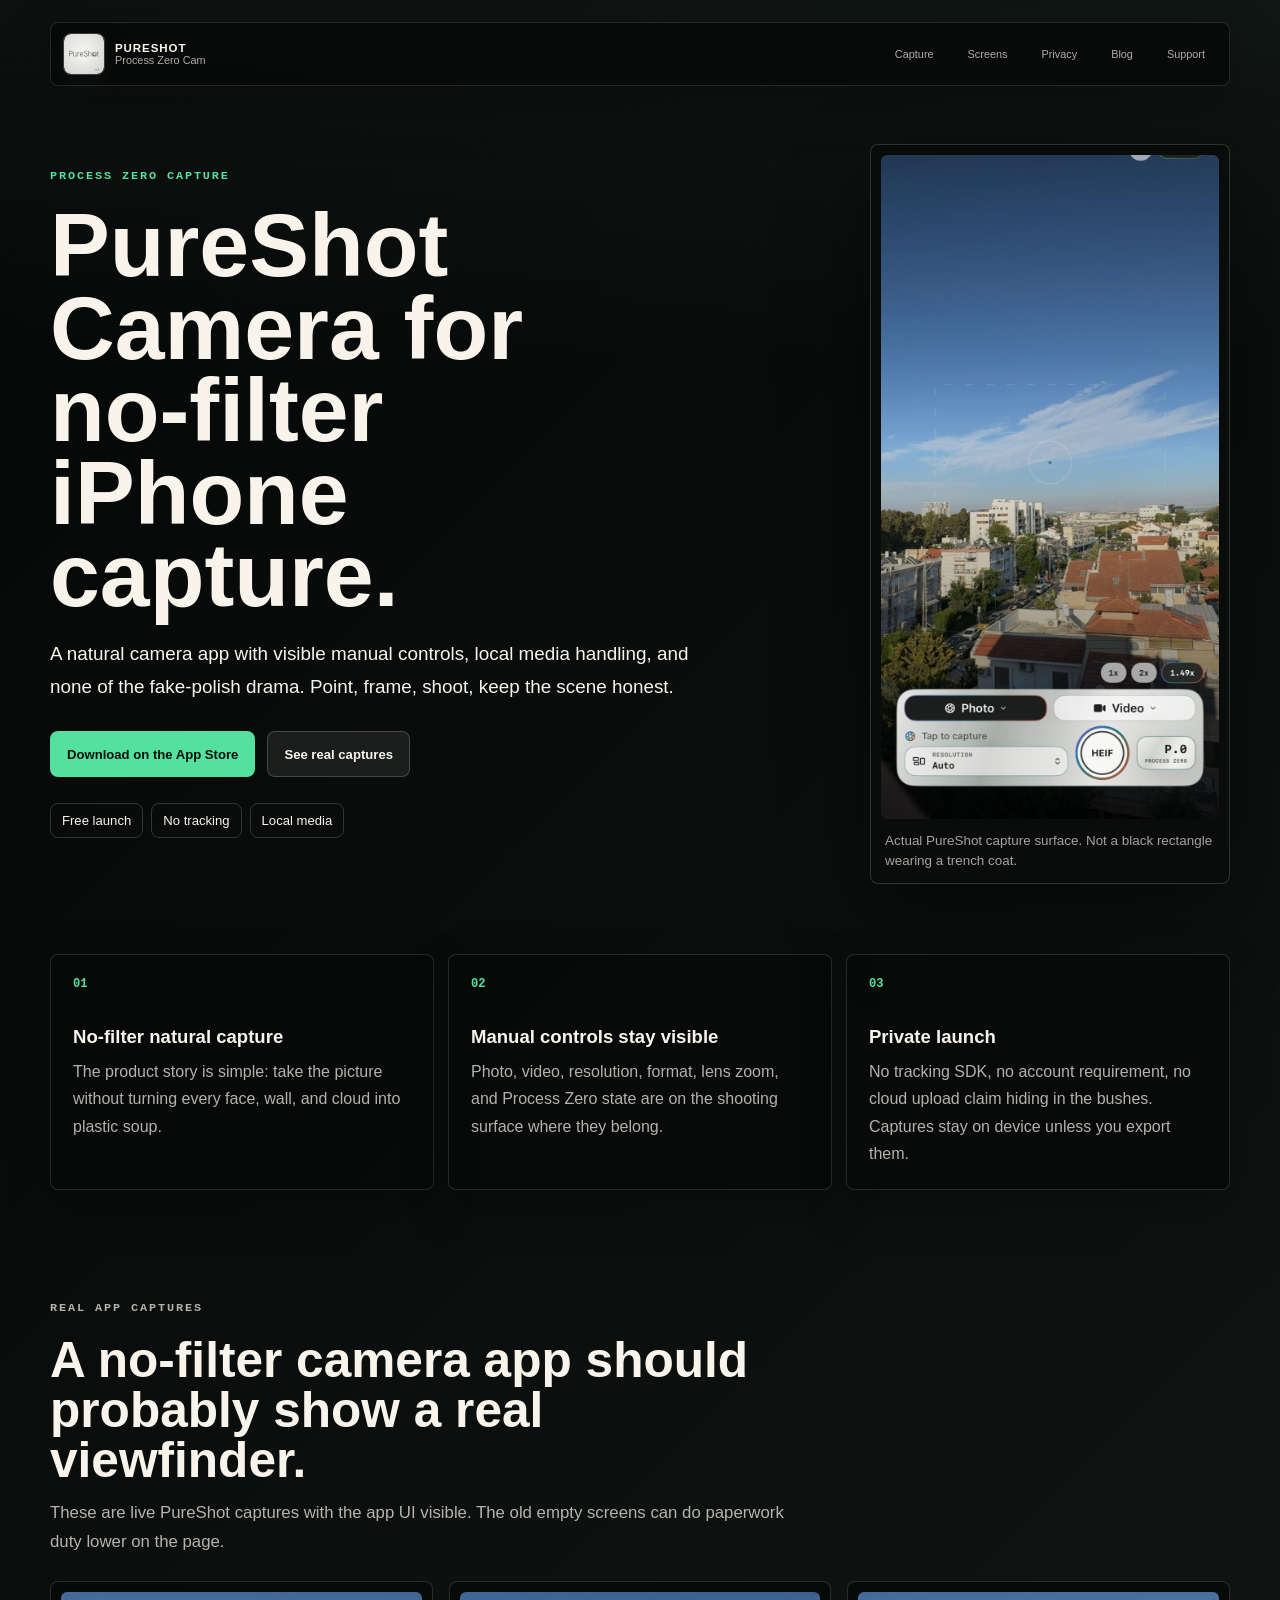
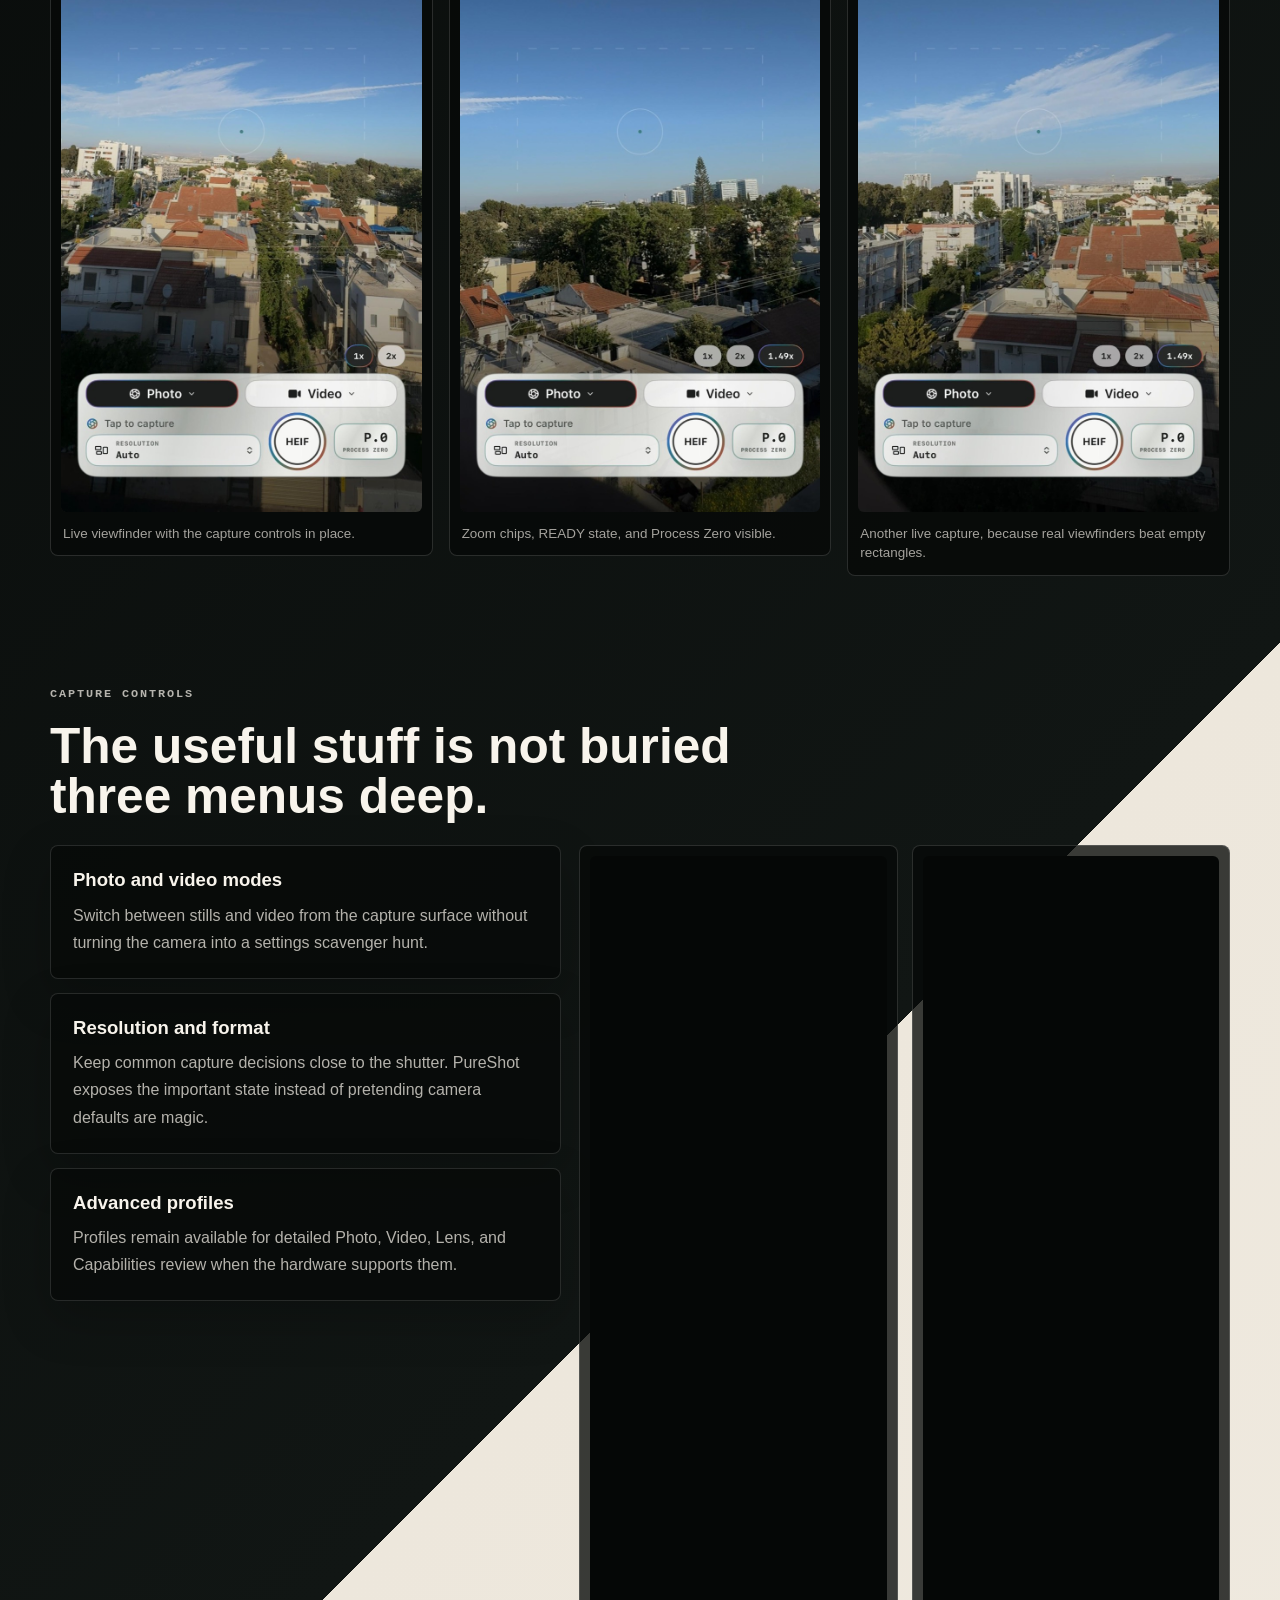
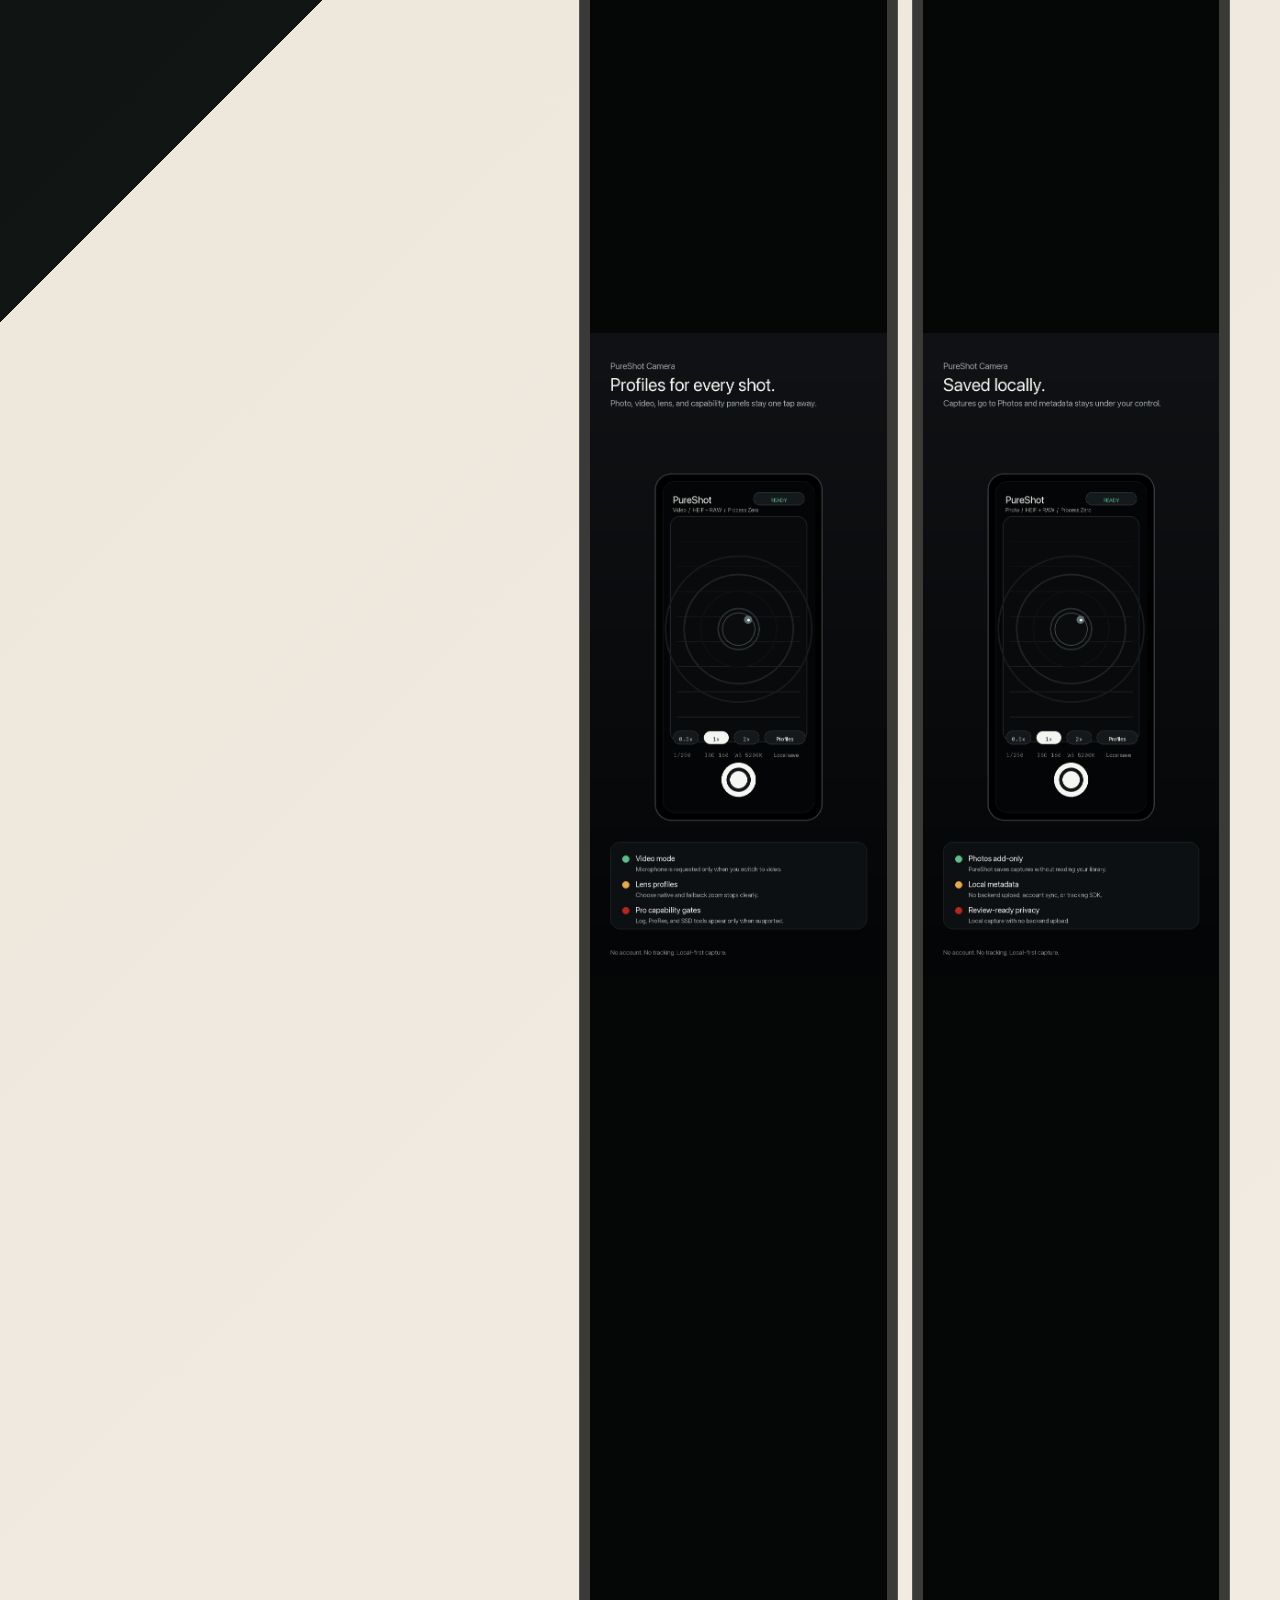
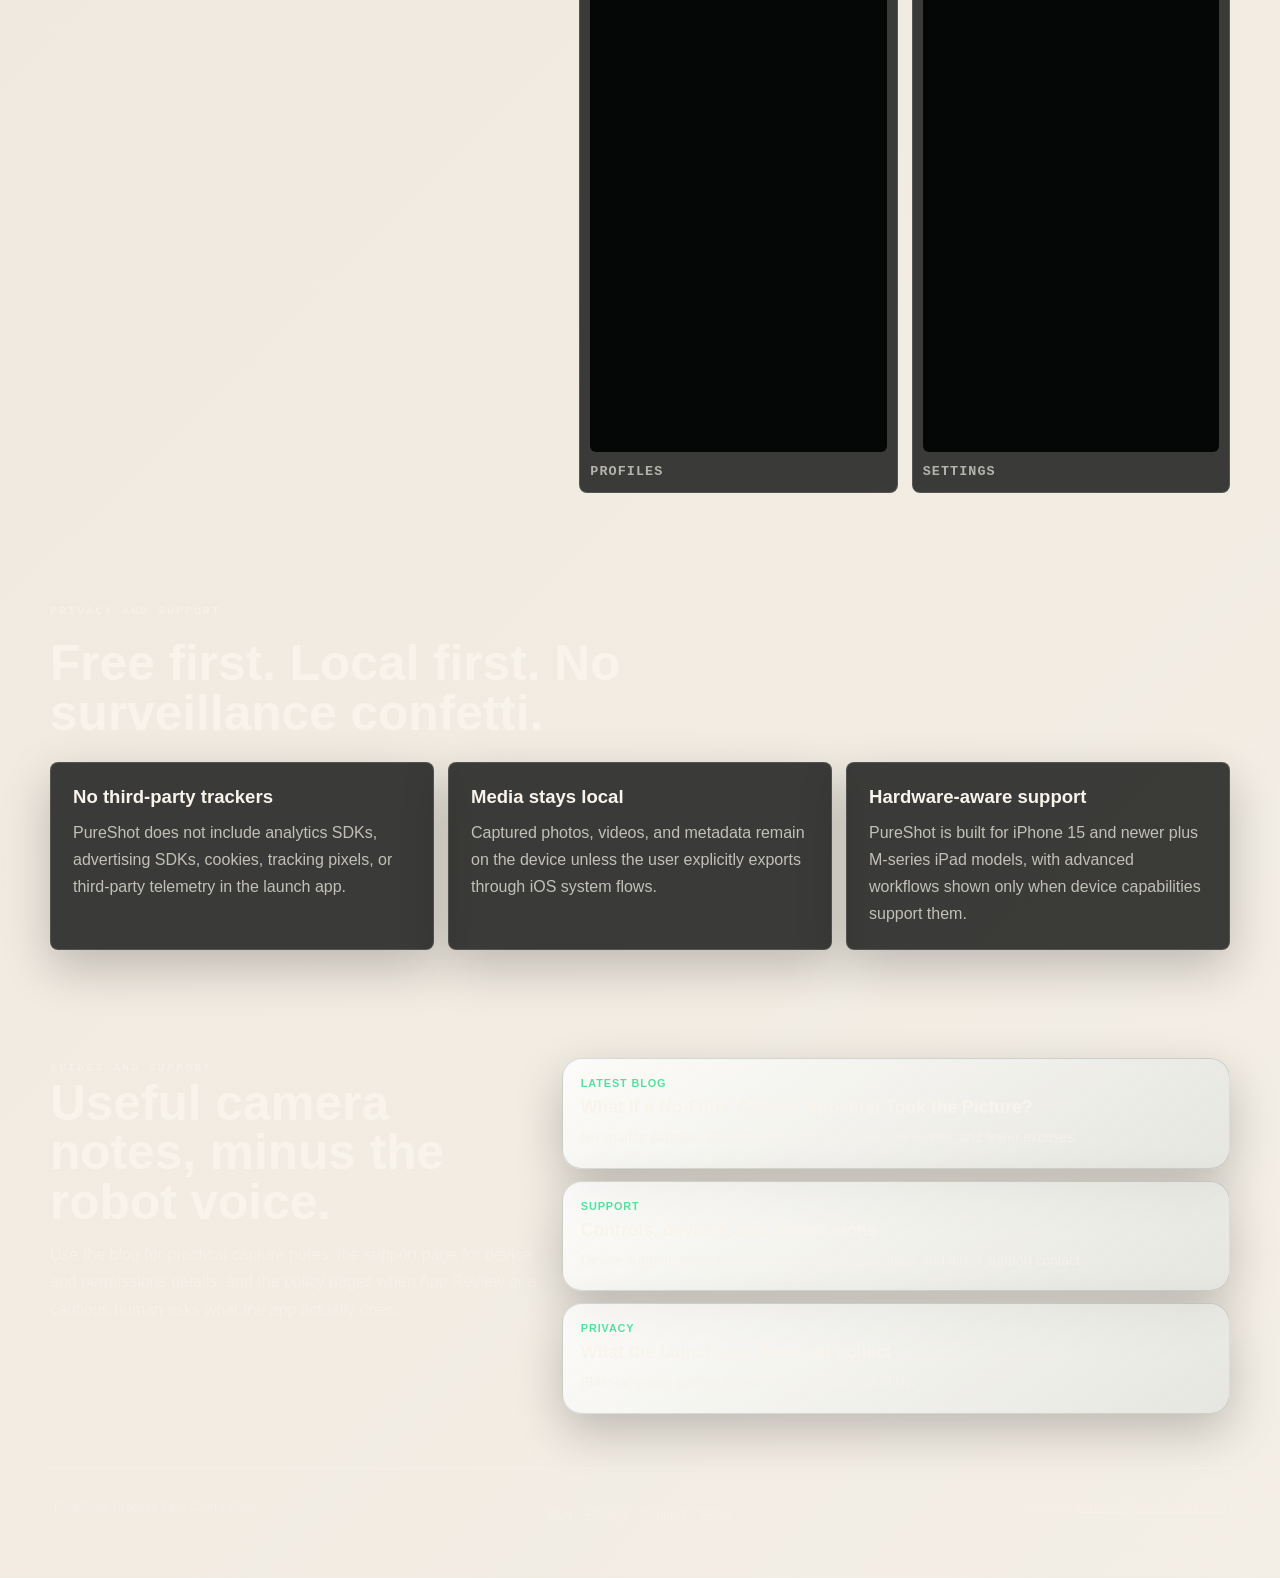
<file: index.html>
<!doctype html>
<html lang="en">
<head>
  <meta charset="utf-8">
  <meta name="viewport" content="width=device-width, initial-scale=1">
  <title>PureShot No Filter Camera App for iPhone - Natural Capture</title>
  <meta name="description" content="PureShot is a no-filter iPhone camera app for natural capture, visible manual controls, local media handling, and no tracking in the launch app.">
  <meta property="og:title" content="PureShot No Filter Camera App for iPhone - Natural Capture">
  <meta property="og:description" content="Natural no-filter iPhone capture with visible manual controls, local media handling, and no tracking in the launch app.">
  <meta property="og:type" content="website">
  <meta property="og:url" content="https://pureshot.mesikalabs.com/">
  <meta property="og:image" content="https://pureshot.mesikalabs.com/assets/captures/pureshot-hero-city.jpeg">
  <meta property="og:image:alt" content="PureShot Camera live capture interface over a real city view">
  <meta name="twitter:card" content="summary_large_image">
  <link rel="canonical" href="https://pureshot.mesikalabs.com/">
  <link rel="icon" href="assets/pureshot-app-icon-192.png?v=20260531perf" type="image/png">
  <link rel="apple-touch-icon" href="assets/pureshot-app-icon-192.png?v=20260531perf">
  <script type="application/ld+json">
  {
    "@context": "https://schema.org",
    "@type": "SoftwareApplication",
    "name": "PureShot",
    "alternateName": "PureShot Camera",
    "url": "https://pureshot.mesikalabs.com/",
    "downloadUrl": "https://apps.apple.com/us/app/pureshot-camera/id6763113536",
    "operatingSystem": "iOS",
    "applicationCategory": "PhotographyApplication",
    "description": "PureShot is a no-filter iPhone camera app for natural capture, visible manual controls, local media handling, and no tracking in the launch app.",
    "publisher": {
      "@type": "Organization",
      "name": "MesikaLabs",
      "url": "https://mesikalabs.com/"
    }
  }
  </script>
  <link rel="stylesheet" href="assets/site.css?v=20260531e">
</head>
<body class="home">
  <main class="page-shell home-shell">
    <nav class="site-nav" aria-label="Primary navigation">
      <a class="brand-mark" href="./" aria-label="PureShot home">
        <span class="brand-dot" aria-hidden="true">
          <img src="assets/pureshot-app-icon-192.png?v=20260531perf" alt="">
        </span>
        <span class="brand-copy">
          <strong>PureShot</strong>
          <span>Process Zero Cam</span>
        </span>
      </a>
      <div class="nav-links">
        <a href="#capture">Capture</a>
        <a href="#screens">Screens</a>
        <a href="#privacy">Privacy</a>
        <a href="blog/">Blog</a>
        <a href="support/">Support</a>
      </div>
    </nav>

    <section class="home-hero" aria-labelledby="hero-title">
      <div class="home-hero-copy">
        <p class="home-eyebrow">Process Zero capture</p>
        <h1 id="hero-title">PureShot Camera for no-filter iPhone capture.</h1>
        <p class="home-lede">A natural camera app with visible manual controls, local media handling, and none of the fake-polish drama. Point, frame, shoot, keep the scene honest.</p>
        <div class="home-actions">
          <a class="button primary" href="https://apps.apple.com/us/app/pureshot-camera/id6763113536">Download on the App Store</a>
          <a class="button secondary" href="#screens">See real captures</a>
        </div>
        <div class="home-proof-row" aria-label="PureShot launch commitments">
          <span>Free launch</span>
          <span>No tracking</span>
          <span>Local media</span>
        </div>
      </div>

      <figure class="live-phone hero-phone">
        <img src="assets/captures/pureshot-hero-city-web.jpeg?v=20260531perf" alt="PureShot no-filter iPhone camera live viewfinder over a city and sky" width="830" height="1800" fetchpriority="high">
        <figcaption>Actual PureShot capture surface. Not a black rectangle wearing a trench coat.</figcaption>
      </figure>
    </section>

    <section class="home-proof-grid" aria-label="Product commitments">
      <article>
        <span>01</span>
        <h2>No-filter natural capture</h2>
        <p>The product story is simple: take the picture without turning every face, wall, and cloud into plastic soup.</p>
      </article>
      <article>
        <span>02</span>
        <h2>Manual controls stay visible</h2>
        <p>Photo, video, resolution, format, lens zoom, and Process Zero state are on the shooting surface where they belong.</p>
      </article>
      <article>
        <span>03</span>
        <h2>Private launch</h2>
        <p>No tracking SDK, no account requirement, no cloud upload claim hiding in the bushes. Captures stay on device unless you export them.</p>
      </article>
    </section>

    <section class="capture-gallery" id="screens" aria-labelledby="screens-title">
      <div class="section-heading">
        <p class="home-eyebrow">Real app captures</p>
        <h2 id="screens-title">A no-filter camera app should probably show a real viewfinder.</h2>
        <p>These are live PureShot captures with the app UI visible. The old empty screens can do paperwork duty lower on the page.</p>
      </div>

      <div class="gallery-grid">
        <figure class="gallery-card gallery-large">
          <img src="assets/captures/pureshot-rooftops-web.jpeg?v=20260531perf" alt="PureShot natural iPhone camera viewfinder over rooftops and a city street" width="830" height="1800" loading="lazy" decoding="async">
          <figcaption>Live viewfinder with the capture controls in place.</figcaption>
        </figure>
        <figure class="gallery-card">
          <img src="assets/captures/pureshot-skyline-web.jpeg?v=20260531perf" alt="PureShot no-filter iPhone camera viewfinder over a skyline and blue sky" width="830" height="1800" loading="lazy" decoding="async">
          <figcaption>Zoom chips, READY state, and Process Zero visible.</figcaption>
        </figure>
        <figure class="gallery-card">
          <img src="assets/captures/pureshot-hero-city-web.jpeg?v=20260531perf" alt="PureShot manual camera controls over a city and cloud line" width="830" height="1800" loading="lazy" decoding="async">
          <figcaption>Another live capture, because real viewfinders beat empty rectangles.</figcaption>
        </figure>
      </div>
    </section>

    <section class="feature-stage" id="capture" aria-labelledby="capture-title">
      <div class="section-heading">
        <p class="home-eyebrow">Capture controls</p>
        <h2 id="capture-title">The useful stuff is not buried three menus deep.</h2>
      </div>
      <div class="feature-layout">
        <div class="feature-copy">
          <article>
            <h3>Photo and video modes</h3>
            <p>Switch between stills and video from the capture surface without turning the camera into a settings scavenger hunt.</p>
          </article>
          <article>
            <h3>Resolution and format</h3>
            <p>Keep common capture decisions close to the shutter. PureShot exposes the important state instead of pretending camera defaults are magic.</p>
          </article>
          <article>
            <h3>Advanced profiles</h3>
            <p>Profiles remain available for detailed Photo, Video, Lens, and Capabilities review when the hardware supports them.</p>
          </article>
        </div>
        <div class="technical-shots">
          <figure>
            <img src="assets/screenshots/app-store-profiles.png" alt="PureShot profiles interface with camera settings" width="1290" height="2796" loading="lazy">
            <figcaption>Profiles</figcaption>
          </figure>
          <figure>
            <img src="assets/screenshots/app-store-settings.png" alt="PureShot settings interface with privacy and device controls" width="1290" height="2796" loading="lazy">
            <figcaption>Settings</figcaption>
          </figure>
        </div>
      </div>
    </section>

    <section class="privacy-stage" id="privacy" aria-labelledby="privacy-title">
      <div class="section-heading">
        <p class="home-eyebrow">Privacy and support</p>
        <h2 id="privacy-title">Free first. Local first. No surveillance confetti.</h2>
      </div>
      <div class="privacy-grid">
        <article>
          <h3>No third-party trackers</h3>
          <p>PureShot does not include analytics SDKs, advertising SDKs, cookies, tracking pixels, or third-party telemetry in the launch app.</p>
        </article>
        <article>
          <h3>Media stays local</h3>
          <p>Captured photos, videos, and metadata remain on the device unless the user explicitly exports through iOS system flows.</p>
        </article>
        <article>
          <h3>Hardware-aware support</h3>
          <p>PureShot is built for iPhone 15 and newer plus M-series iPad models, with advanced workflows shown only when device capabilities support them.</p>
        </article>
      </div>
    </section>

    <section class="resource-panel home-resources" aria-labelledby="resources-title">
      <div class="resource-lead">
        <p class="home-eyebrow">Guides and support</p>
        <h2 id="resources-title">Useful camera notes, minus the robot voice.</h2>
        <p>Use the blog for practical capture notes, the support page for device and permissions details, and the policy pages when App Review or a cautious human asks what the app actually does.</p>
      </div>
      <div class="resource-list">
        <a class="resource-card" href="blog/no-filter-camera/">
          <span>Latest blog</span>
          <strong>What If a No-Filter Camera App Just Took the Picture?</strong>
          <p>No sparkle cannon. No waxy skin. Just the scene, the sensor, and fewer excuses.</p>
        </a>
        <a class="resource-card" href="support/">
          <span>Support</span>
          <strong>Controls, devices, and permissions</strong>
          <p>Device support, resolution controls, lens zoom, profiles, and direct support contact.</p>
        </a>
        <a class="resource-card" href="privacy/">
          <span>Privacy</span>
          <strong>What the launch app does not collect</strong>
          <p>Plain-language privacy details for a local camera utility.</p>
        </a>
      </div>
    </section>

    <footer class="footer home-footer">
      <p>PureShot: Process Zero Cam / 2026</p>
      <div class="footer-links">
        <a href="blog/">Blog</a>
        <a href="privacy/">Privacy</a>
        <a href="support/">Support</a>
        <a href="terms/">Terms</a>
      </div>
      <p>Support: <a href="mailto:pureshot@mesikalabs.com">pureshot@mesikalabs.com</a></p>
    </footer>
  </main>
</body>
</html>
</file>
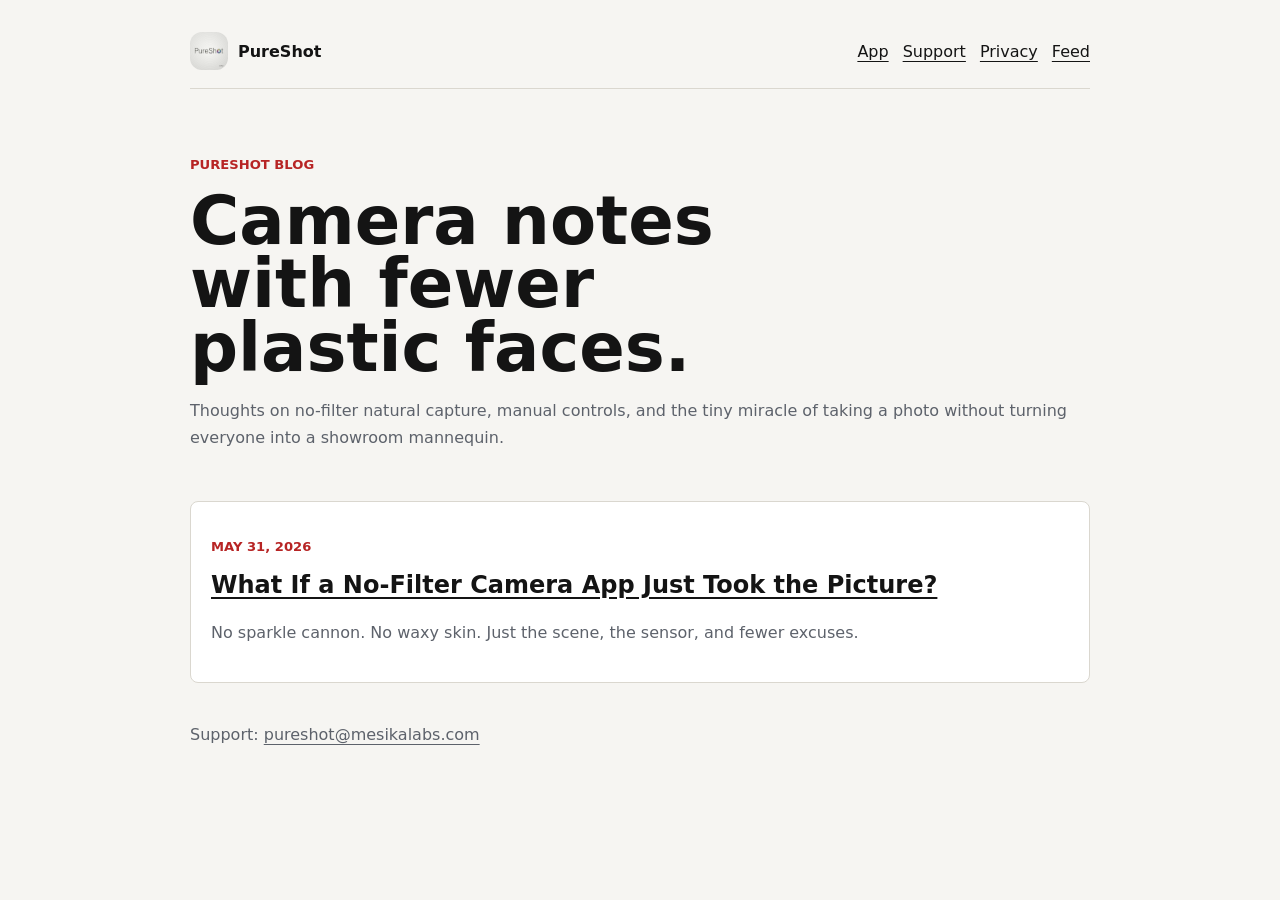
<file: blog/index.html>
<!doctype html>
<html lang="en">
<head>
  <meta charset="utf-8">
  <meta name="viewport" content="width=device-width, initial-scale=1">
  <title>PureShot Blog - No Filter Camera Notes</title>
  <meta name="description" content="Developer notes about natural iPhone capture, no-filter camera workflows, local media handling, and camera controls that do not insult your face.">
  <meta property="og:title" content="PureShot Blog - No Filter Camera Notes">
  <meta property="og:description" content="Natural camera capture notes from PureShot. No beauty sludge required.">
  <meta property="og:type" content="website">
  <meta property="og:url" content="https://pureshot.mesikalabs.com/blog/">
  <link rel="canonical" href="https://pureshot.mesikalabs.com/blog/">
  <link rel="alternate" type="application/json" href="https://pureshot.mesikalabs.com/blog/feed.json">
  <link rel="icon" href="../assets/pureshot-app-icon-192.png?v=20260531perf" type="image/png">
  <link rel="apple-touch-icon" href="../assets/pureshot-app-icon-192.png?v=20260531perf">
  <style>
    :root { color-scheme: light; --bg: #f6f5f2; --ink: #141414; --muted: #5d626b; --line: #dad7cf; --accent: #b72424; }
    * { box-sizing: border-box; }
    body { margin: 0; background: var(--bg); color: var(--ink); font-family: Inter, ui-sans-serif, system-ui, -apple-system, BlinkMacSystemFont, "Segoe UI", sans-serif; }
    main, header, footer { width: min(100% - 32px, 900px); margin-inline: auto; }
    header { padding: 32px 0 18px; display: flex; justify-content: space-between; gap: 20px; flex-wrap: wrap; }
    a { color: inherit; text-underline-offset: 4px; }
    .brand { display: inline-flex; align-items: center; gap: 10px; font-weight: 850; text-decoration: none; }
    .brand img { width: 38px; height: 38px; border-radius: 12px; }
    nav { display: flex; flex-wrap: wrap; gap: 14px; align-items: center; }
    .hero { padding: 52px 0 34px; border-top: 1px solid var(--line); }
    h1 { margin: 0 0 16px; max-width: 12ch; font-size: 4.2rem; line-height: .95; letter-spacing: 0; }
    p { color: var(--muted); line-height: 1.7; }
    article { padding: 20px; border: 1px solid var(--line); border-radius: 8px; background: #fff; }
    article h2 { margin-top: 0; }
    .meta { color: var(--accent); font-size: .82rem; font-weight: 850; text-transform: uppercase; }
    footer { padding: 42px 0; color: var(--muted); }
    @media (max-width: 640px) { h1 { font-size: 2.65rem; line-height: 1.02; } }
  </style>
</head>
<body>
  <header>
    <a class="brand" href="../"><img src="../assets/pureshot-app-icon-192.png?v=20260531perf" alt="" width="192" height="192">PureShot</a>
    <nav aria-label="Blog navigation">
      <a href="../">App</a>
      <a href="../support/">Support</a>
      <a href="../privacy/">Privacy</a>
      <a href="feed.json">Feed</a>
    </nav>
  </header>
  <main>
    <section class="hero">
      <p class="meta">PureShot blog</p>
      <h1>Camera notes with fewer plastic faces.</h1>
      <p>Thoughts on no-filter natural capture, manual controls, and the tiny miracle of taking a photo without turning everyone into a showroom mannequin.</p>
    </section>
    <article>
      <p class="meta">May 31, 2026</p>
      <h2><a href="no-filter-camera/">What If a No-Filter Camera App Just Took the Picture?</a></h2>
      <p>No sparkle cannon. No waxy skin. Just the scene, the sensor, and fewer excuses.</p>
    </article>
  </main>
  <footer>
    Support: <a href="mailto:pureshot@mesikalabs.com">pureshot@mesikalabs.com</a>
  </footer>
</body>
</html>
</file>
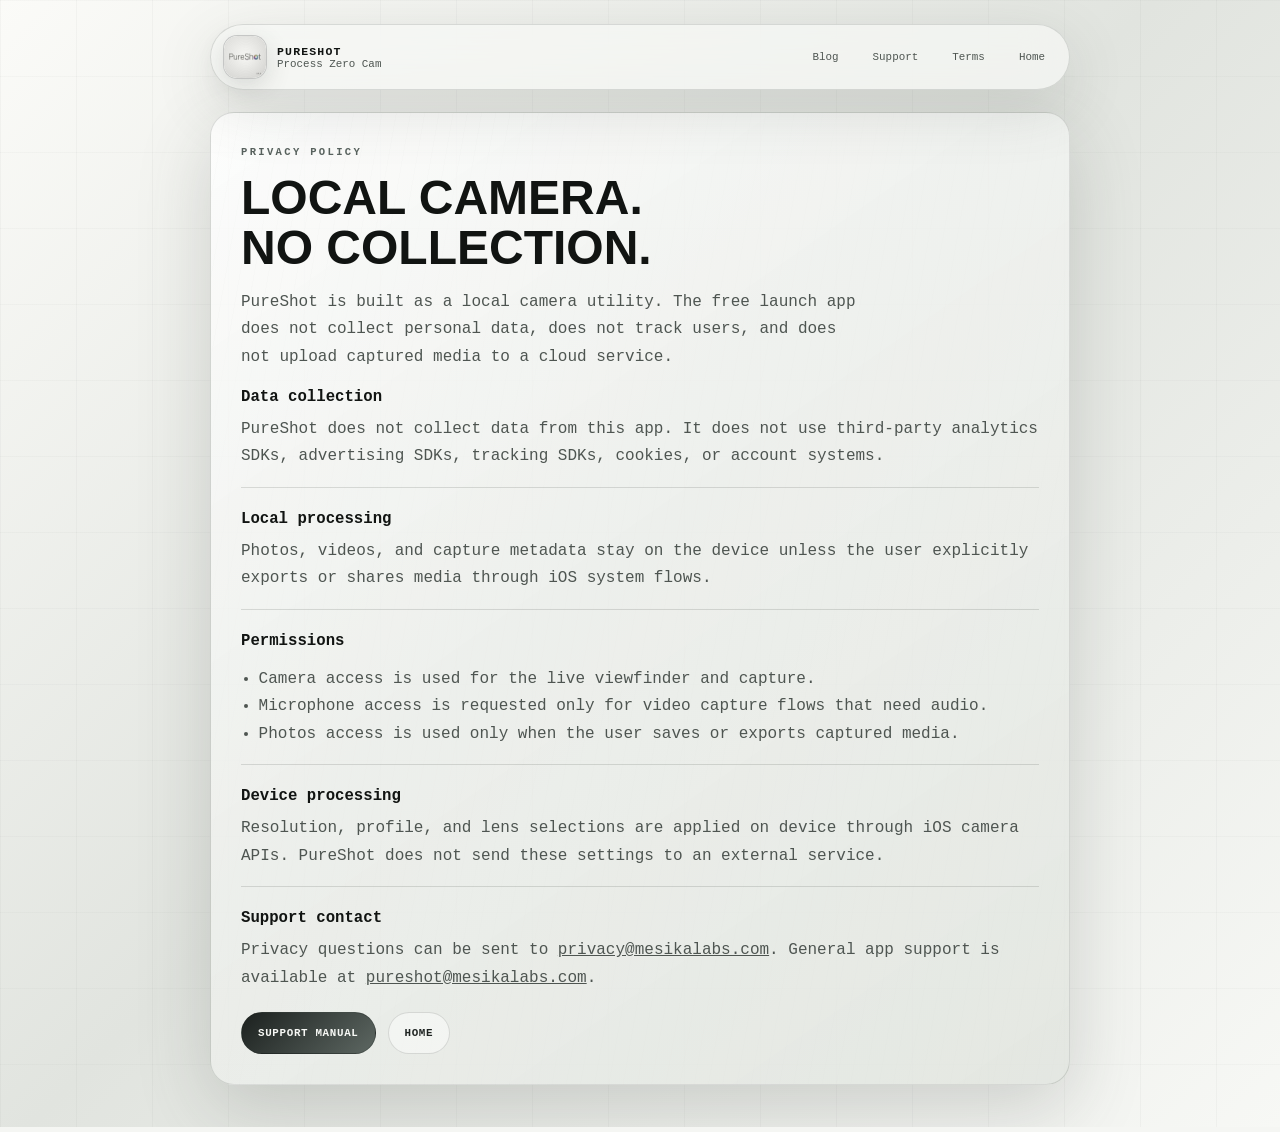
<file: privacy/index.html>
<!doctype html>
<html lang="en">
<head>
  <meta charset="utf-8">
  <meta name="viewport" content="width=device-width, initial-scale=1">
  <title>PureShot Privacy Policy</title>
  <meta name="description" content="PureShot privacy policy for the free Process Zero Cam launch.">
  <link rel="canonical" href="https://pureshot.mesikalabs.com/privacy/">
  <link rel="icon" href="../assets/pureshot-app-icon-192.png?v=20260531perf" type="image/png">
  <link rel="apple-touch-icon" href="../assets/pureshot-app-icon-192.png?v=20260531perf">
  <link rel="stylesheet" href="../assets/site.css?v=20260504c">
</head>
<body>
  <main class="page-shell legal-page">
    <nav class="site-nav" aria-label="Primary navigation">
      <a class="brand-mark" href="../" aria-label="PureShot home">
        <span class="brand-dot" aria-hidden="true">
          <img src="../assets/pureshot-app-icon-192.png?v=20260531perf" alt="">
        </span>
        <span class="brand-copy">
          <strong>PureShot</strong>
          <span>Process Zero Cam</span>
        </span>
      </a>
      <div class="nav-links">
        <a href="../blog/">Blog</a>
        <a href="../support/">Support</a>
        <a href="../terms/">Terms</a>
        <a href="../">Home</a>
      </div>
    </nav>

    <article class="legal-card">
      <p class="eyebrow">Privacy Policy</p>
      <h1>Local camera. No collection.</h1>
      <p class="lede">PureShot is built as a local camera utility. The free launch app does not collect personal data, does not track users, and does not upload captured media to a cloud service.</p>

      <section>
        <h3>Data collection</h3>
        <p>PureShot does not collect data from this app. It does not use third-party analytics SDKs, advertising SDKs, tracking SDKs, cookies, or account systems.</p>
      </section>

      <section>
        <h3>Local processing</h3>
        <p>Photos, videos, and capture metadata stay on the device unless the user explicitly exports or shares media through iOS system flows.</p>
      </section>

      <section>
        <h3>Permissions</h3>
        <ul>
          <li>Camera access is used for the live viewfinder and capture.</li>
          <li>Microphone access is requested only for video capture flows that need audio.</li>
          <li>Photos access is used only when the user saves or exports captured media.</li>
        </ul>
      </section>

      <section>
        <h3>Device processing</h3>
        <p>Resolution, profile, and lens selections are applied on device through iOS camera APIs. PureShot does not send these settings to an external service.</p>
      </section>

      <section>
        <h3>Support contact</h3>
        <p>Privacy questions can be sent to <a href="mailto:privacy@mesikalabs.com">privacy@mesikalabs.com</a>. General app support is available at <a href="mailto:pureshot@mesikalabs.com">pureshot@mesikalabs.com</a>.</p>
      </section>

      <div class="cta-row">
        <a class="button primary" href="../support/">Support Manual</a>
        <a class="button secondary" href="../">Home</a>
      </div>
    </article>
  </main>
</body>
</html>
</file>
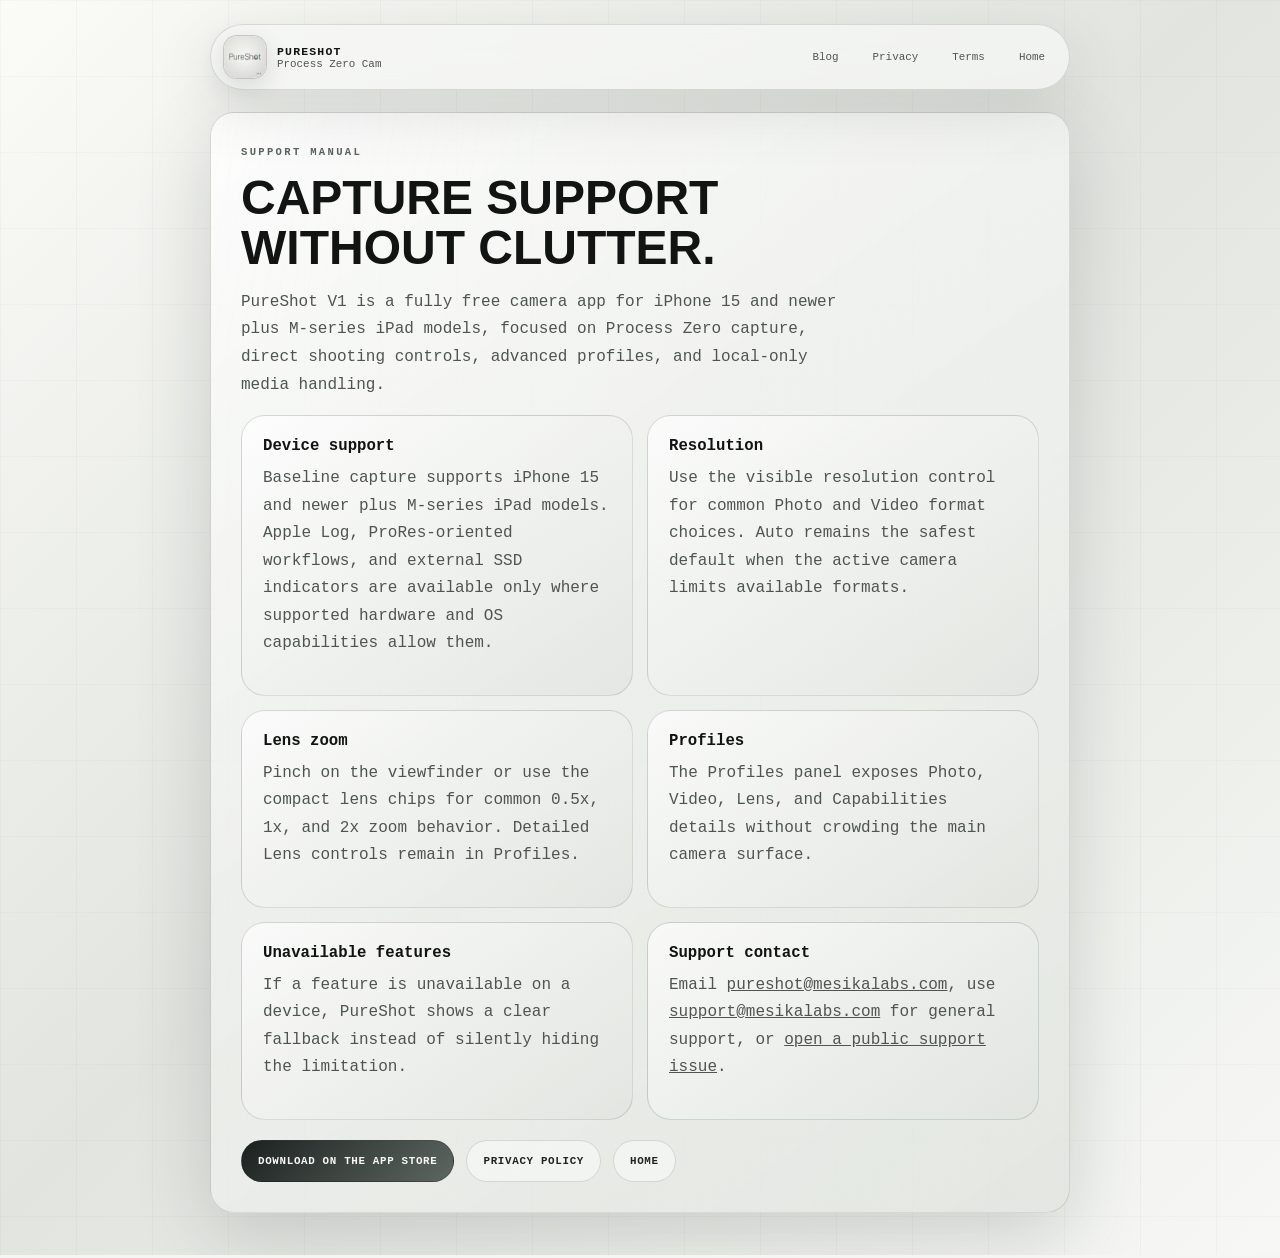
<file: support/index.html>
<!doctype html>
<html lang="en">
<head>
  <meta charset="utf-8">
  <meta name="viewport" content="width=device-width, initial-scale=1">
  <title>PureShot Support</title>
  <meta name="description" content="Support information and manual controls guide for PureShot: Process Zero Cam.">
  <link rel="canonical" href="https://pureshot.mesikalabs.com/support/">
  <link rel="icon" href="../assets/pureshot-app-icon-192.png?v=20260531perf" type="image/png">
  <link rel="apple-touch-icon" href="../assets/pureshot-app-icon-192.png?v=20260531perf">
  <link rel="stylesheet" href="../assets/site.css?v=20260504c">
</head>
<body>
  <main class="page-shell legal-page">
    <nav class="site-nav" aria-label="Primary navigation">
      <a class="brand-mark" href="../" aria-label="PureShot home">
        <span class="brand-dot" aria-hidden="true">
          <img src="../assets/pureshot-app-icon-192.png?v=20260531perf" alt="">
        </span>
        <span class="brand-copy">
          <strong>PureShot</strong>
          <span>Process Zero Cam</span>
        </span>
      </a>
      <div class="nav-links">
        <a href="../blog/">Blog</a>
        <a href="../privacy/">Privacy</a>
        <a href="../terms/">Terms</a>
        <a href="../">Home</a>
      </div>
    </nav>

    <article class="legal-card">
      <p class="eyebrow">Support Manual</p>
      <h1>Capture support without clutter.</h1>
      <p class="lede">PureShot V1 is a fully free camera app for iPhone 15 and newer plus M-series iPad models, focused on Process Zero capture, direct shooting controls, advanced profiles, and local-only media handling.</p>

      <div class="support-grid">
        <article>
          <h3>Device support</h3>
          <p>Baseline capture supports iPhone 15 and newer plus M-series iPad models. Apple Log, ProRes-oriented workflows, and external SSD indicators are available only where supported hardware and OS capabilities allow them.</p>
        </article>
        <article>
          <h3>Resolution</h3>
          <p>Use the visible resolution control for common Photo and Video format choices. Auto remains the safest default when the active camera limits available formats.</p>
        </article>
        <article>
          <h3>Lens zoom</h3>
          <p>Pinch on the viewfinder or use the compact lens chips for common 0.5x, 1x, and 2x zoom behavior. Detailed Lens controls remain in Profiles.</p>
        </article>
        <article>
          <h3>Profiles</h3>
          <p>The Profiles panel exposes Photo, Video, Lens, and Capabilities details without crowding the main camera surface.</p>
        </article>
        <article>
          <h3>Unavailable features</h3>
          <p>If a feature is unavailable on a device, PureShot shows a clear fallback instead of silently hiding the limitation.</p>
        </article>
        <article class="contact-card">
          <h3>Support contact</h3>
          <p>Email <a href="mailto:pureshot@mesikalabs.com">pureshot@mesikalabs.com</a>, use <a href="mailto:support@mesikalabs.com">support@mesikalabs.com</a> for general support, or <a href="https://github.com/eliran-mesika/pureshot-site/issues">open a public support issue</a>.</p>
        </article>
      </div>

      <div class="cta-row">
        <a class="button primary" href="https://apps.apple.com/us/app/pureshot-camera/id6763113536">Download on the App Store</a>
        <a class="button secondary" href="../privacy/">Privacy Policy</a>
        <a class="button secondary" href="../">Home</a>
      </div>
    </article>
  </main>
</body>
</html>
</file>
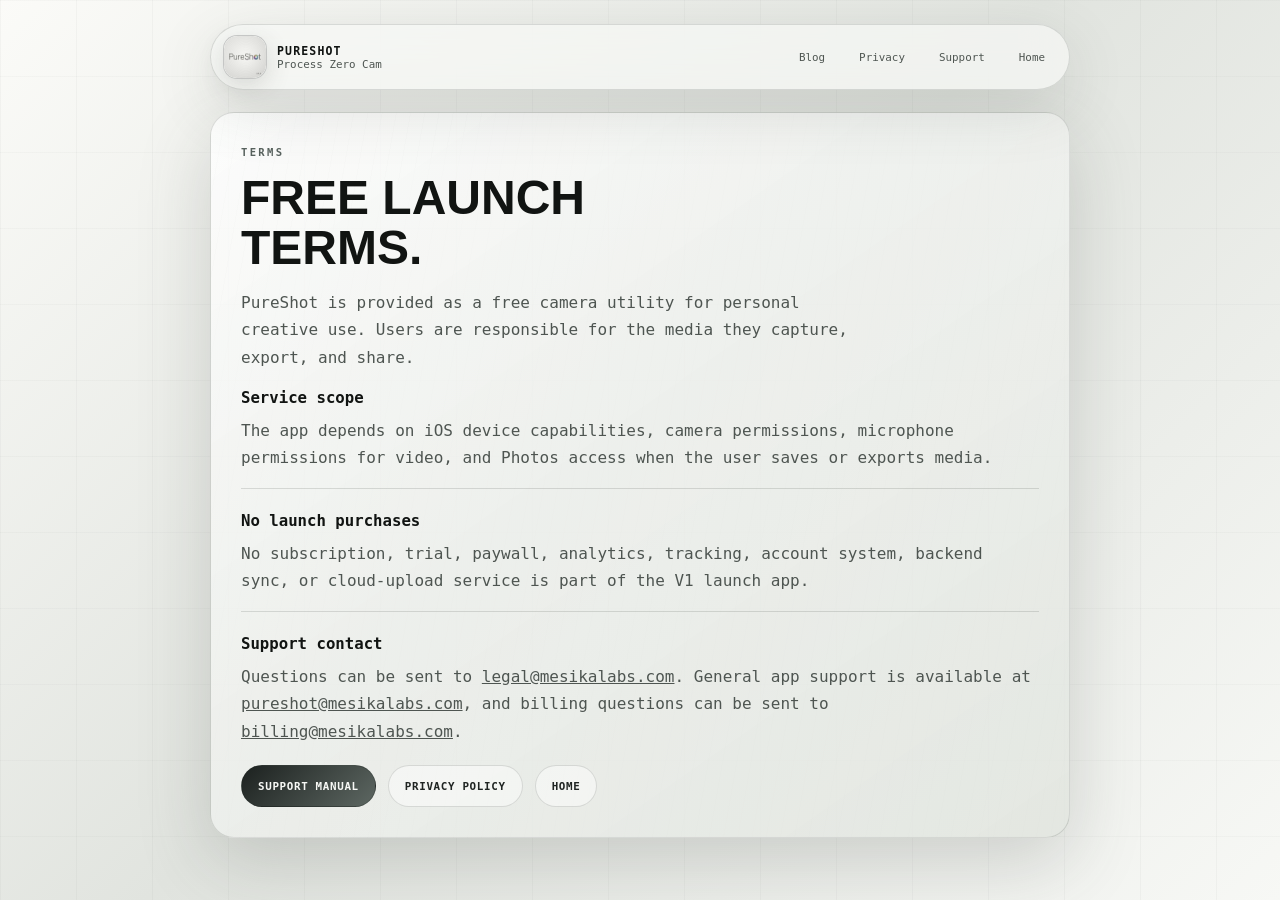
<file: terms/index.html>
<!doctype html>
<html lang="en">
<head>
  <meta charset="utf-8">
  <meta name="viewport" content="width=device-width, initial-scale=1">
  <title>PureShot Terms</title>
  <meta name="description" content="Basic usage terms for PureShot: Process Zero Cam.">
  <link rel="canonical" href="https://pureshot.mesikalabs.com/terms/">
  <link rel="icon" href="../assets/pureshot-app-icon-192.png?v=20260531perf" type="image/png">
  <link rel="apple-touch-icon" href="../assets/pureshot-app-icon-192.png?v=20260531perf">
  <link rel="stylesheet" href="../assets/site.css?v=20260504c">
</head>
<body>
  <main class="page-shell legal-page">
    <nav class="site-nav" aria-label="Primary navigation">
      <a class="brand-mark" href="../" aria-label="PureShot home">
        <span class="brand-dot" aria-hidden="true">
          <img src="../assets/pureshot-app-icon-192.png?v=20260531perf" alt="">
        </span>
        <span class="brand-copy">
          <strong>PureShot</strong>
          <span>Process Zero Cam</span>
        </span>
      </a>
      <div class="nav-links">
        <a href="../blog/">Blog</a>
        <a href="../privacy/">Privacy</a>
        <a href="../support/">Support</a>
        <a href="../">Home</a>
      </div>
    </nav>

    <article class="legal-card">
      <p class="eyebrow">Terms</p>
      <h1>Free launch terms.</h1>
      <p class="lede">PureShot is provided as a free camera utility for personal creative use. Users are responsible for the media they capture, export, and share.</p>

      <section>
        <h3>Service scope</h3>
        <p>The app depends on iOS device capabilities, camera permissions, microphone permissions for video, and Photos access when the user saves or exports media.</p>
      </section>

      <section>
        <h3>No launch purchases</h3>
        <p>No subscription, trial, paywall, analytics, tracking, account system, backend sync, or cloud-upload service is part of the V1 launch app.</p>
      </section>

      <section>
        <h3>Support contact</h3>
        <p>Questions can be sent to <a href="mailto:legal@mesikalabs.com">legal@mesikalabs.com</a>. General app support is available at <a href="mailto:pureshot@mesikalabs.com">pureshot@mesikalabs.com</a>, and billing questions can be sent to <a href="mailto:billing@mesikalabs.com">billing@mesikalabs.com</a>.</p>
      </section>

      <div class="cta-row">
        <a class="button primary" href="../support/">Support Manual</a>
        <a class="button secondary" href="../privacy/">Privacy Policy</a>
        <a class="button secondary" href="../">Home</a>
      </div>
    </article>
  </main>
</body>
</html>
</file>
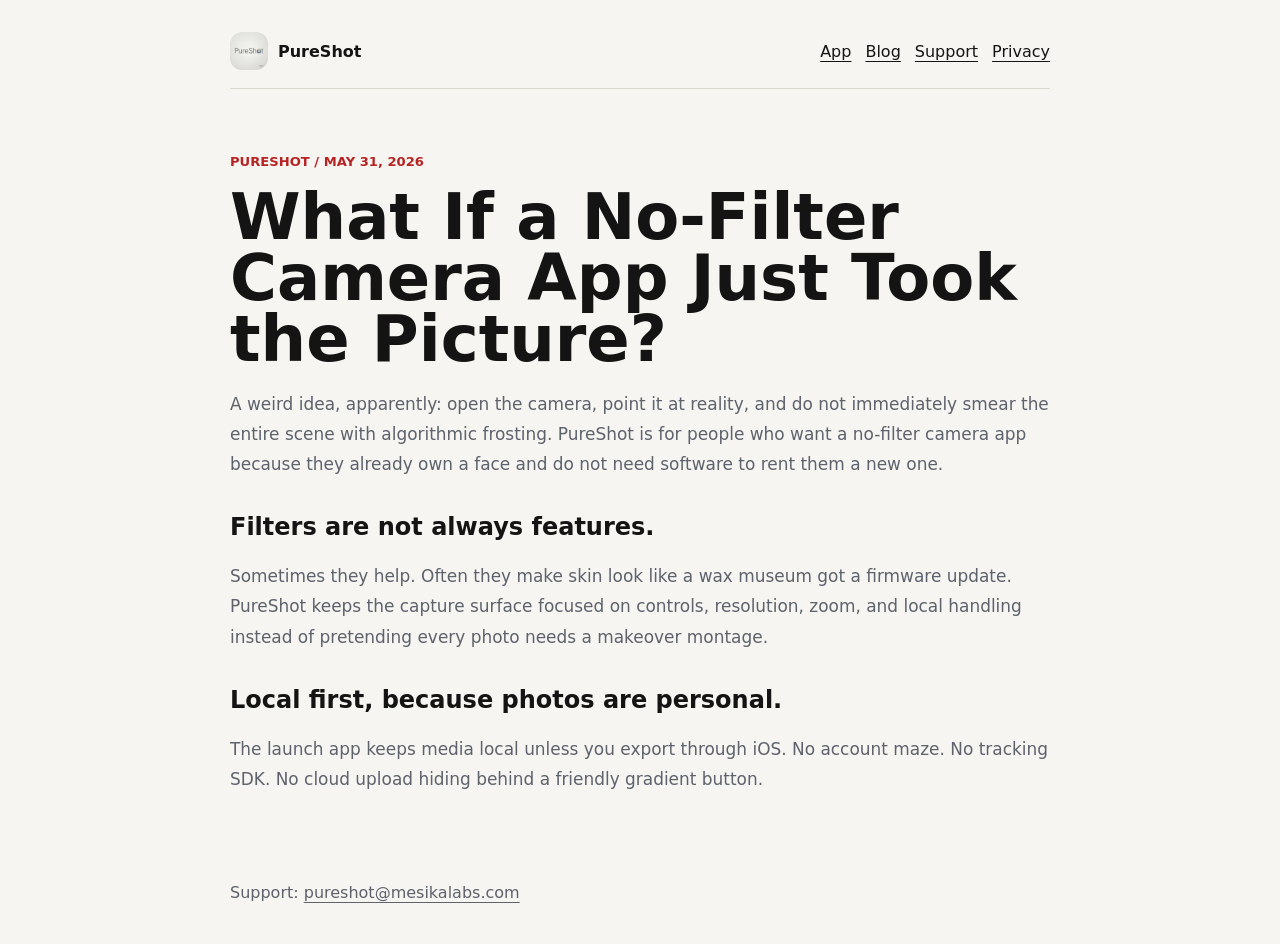
<file: blog/no-filter-camera/index.html>
<!doctype html>
<html lang="en">
<head>
  <meta charset="utf-8">
  <meta name="viewport" content="width=device-width, initial-scale=1">
  <title>What If a No-Filter Camera App Just Took the Picture? | PureShot</title>
  <meta name="description" content="A no-filter camera app note about natural iPhone capture, direct controls, local media handling, and why not every face needs software makeup.">
  <meta property="og:title" content="What If a No-Filter Camera App Just Took the Picture?">
  <meta property="og:description" content="PureShot is built around natural iPhone capture and fewer fake-looking camera defaults.">
  <meta property="og:type" content="article">
  <meta property="og:url" content="https://pureshot.mesikalabs.com/blog/no-filter-camera/">
  <meta property="article:published_time" content="2026-05-31">
  <link rel="canonical" href="https://pureshot.mesikalabs.com/blog/no-filter-camera/">
  <link rel="icon" href="../../assets/pureshot-app-icon-192.png?v=20260531perf" type="image/png">
  <link rel="apple-touch-icon" href="../../assets/pureshot-app-icon-192.png?v=20260531perf">
  <style>
    :root { color-scheme: light; --bg: #f6f5f2; --ink: #141414; --muted: #5d626b; --line: #dad7cf; --accent: #b72424; }
    * { box-sizing: border-box; }
    body { margin: 0; background: var(--bg); color: var(--ink); font-family: Inter, ui-sans-serif, system-ui, -apple-system, BlinkMacSystemFont, "Segoe UI", sans-serif; }
    header, article, footer { width: min(100% - 32px, 820px); margin-inline: auto; }
    header { padding: 32px 0 18px; display: flex; justify-content: space-between; gap: 20px; flex-wrap: wrap; }
    a { color: inherit; text-underline-offset: 4px; }
    .brand { display: inline-flex; align-items: center; gap: 10px; font-weight: 850; text-decoration: none; }
    .brand img { width: 38px; height: 38px; border-radius: 12px; }
    nav { display: flex; flex-wrap: wrap; gap: 14px; align-items: center; }
    article { padding: 48px 0 30px; border-top: 1px solid var(--line); }
    h1 { margin: 0 0 18px; font-size: 4rem; line-height: .96; letter-spacing: 0; }
    h2 { margin-top: 34px; }
    p { color: var(--muted); font-size: 1.06rem; line-height: 1.78; }
    .meta { color: var(--accent); font-size: .82rem; font-weight: 850; text-transform: uppercase; }
    footer { padding: 42px 0; color: var(--muted); }
    @media (max-width: 640px) { h1 { font-size: 2.65rem; line-height: 1.02; } }
  </style>
  <script type="application/ld+json">
  {
    "@context": "https://schema.org",
    "@type": "BlogPosting",
    "headline": "What If a No-Filter Camera App Just Took the Picture?",
    "datePublished": "2026-05-31",
    "dateModified": "2026-06-01",
    "author": { "@type": "Organization", "name": "MesikaLabs" },
    "publisher": { "@type": "Organization", "name": "MesikaLabs" },
    "mainEntityOfPage": "https://pureshot.mesikalabs.com/blog/no-filter-camera/"
  }
  </script>
</head>
<body>
  <header>
    <a class="brand" href="../../"><img src="../../assets/pureshot-app-icon-192.png?v=20260531perf" alt="" width="192" height="192">PureShot</a>
    <nav aria-label="Blog navigation">
      <a href="../../">App</a>
      <a href="../">Blog</a>
      <a href="../../support/">Support</a>
      <a href="../../privacy/">Privacy</a>
    </nav>
  </header>
  <article>
    <p class="meta">PureShot / May 31, 2026</p>
    <h1>What If a No-Filter Camera App Just Took the Picture?</h1>
    <p>A weird idea, apparently: open the camera, point it at reality, and do not immediately smear the entire scene with algorithmic frosting. PureShot is for people who want a no-filter camera app because they already own a face and do not need software to rent them a new one.</p>
    <h2>Filters are not always features.</h2>
    <p>Sometimes they help. Often they make skin look like a wax museum got a firmware update. PureShot keeps the capture surface focused on controls, resolution, zoom, and local handling instead of pretending every photo needs a makeover montage.</p>
    <h2>Local first, because photos are personal.</h2>
    <p>The launch app keeps media local unless you export through iOS. No account maze. No tracking SDK. No cloud upload hiding behind a friendly gradient button.</p>
  </article>
  <footer>
    Support: <a href="mailto:pureshot@mesikalabs.com">pureshot@mesikalabs.com</a>
  </footer>
</body>
</html>
</file>
<file: assets/site.css>
:root {
  color-scheme: light;
  --obsidian: #f5f6f3;
  --obsidian-2: #e6e8e4;
  --carbon: #d4d8d1;
  --matte: #eef0ec;
  --titanium: #1f2422;
  --titanium-soft: #4e5551;
  --titanium-dim: #747c77;
  --paper: #111412;
  --accent: #58625e;
  --accent-cool: #2f756d;
  --signal: #876149;
  --line: rgba(31, 36, 34, 0.14);
  --line-strong: rgba(31, 36, 34, 0.24);
  --shadow: 0 24px 74px rgba(63, 68, 63, 0.2);
  --mono: "SF Mono", "SFMono-Regular", "Roboto Mono", "IBM Plex Mono", ui-monospace, monospace;
  --display: "Avenir Next", "Helvetica Neue", Arial, sans-serif;
}

/* Home redesign: Process Zero Lab */
body.home {
  background:
    linear-gradient(180deg, rgba(69, 95, 89, 0.12), transparent 360px),
    linear-gradient(135deg, #050706 0%, #111614 46%, #ede7dc 46%, #f4efe6 100%);
  color: #f6f2ea;
  font-family: Inter, "Avenir Next", "Helvetica Neue", Arial, sans-serif;
}

body.home::before {
  background:
    linear-gradient(90deg, rgba(255, 255, 255, 0.035) 1px, transparent 1px),
    linear-gradient(180deg, rgba(255, 255, 255, 0.028) 1px, transparent 1px);
  background-size: 44px 44px;
  opacity: 0.36;
}

.home .home-shell {
  width: min(1180px, calc(100% - 40px));
  padding: 22px 0 48px;
}

.home .site-nav {
  top: 14px;
  margin-bottom: 0;
  border-radius: 8px;
  border-color: rgba(255, 255, 255, 0.12);
  background: rgba(7, 9, 8, 0.82);
  box-shadow: 0 18px 52px rgba(0, 0, 0, 0.26);
}

.home .brand-dot {
  width: 42px;
  height: 42px;
  border-radius: 8px;
  border-color: rgba(255, 255, 255, 0.14);
  background: #171b19;
}

.home .brand-dot img {
  border-radius: 7px;
}

.home .brand-copy strong {
  color: #fbf7ef;
  letter-spacing: 0.08em;
}

.home .brand-copy span,
.home .nav-links a {
  color: rgba(246, 242, 234, 0.7);
}

.home .nav-links a {
  border-radius: 6px;
}

.home .nav-links a:hover {
  background: rgba(255, 255, 255, 0.08);
  color: #ffffff;
}

.home-hero {
  display: grid;
  grid-template-columns: minmax(0, 0.98fr) minmax(340px, 0.72fr);
  gap: 56px;
  align-items: start;
  min-height: auto;
  padding: 58px 0 70px;
}

.home-hero-copy {
  min-width: 0;
}

.home-eyebrow {
  margin: 0 0 18px;
  color: #54e09f;
  font-family: var(--mono);
  font-size: 0.74rem;
  font-weight: 800;
  letter-spacing: 0.16em;
  text-transform: uppercase;
}

.home h1,
.home h2,
.home h3 {
  color: #f8f4ec;
  font-family: Inter, "Avenir Next", "Helvetica Neue", Arial, sans-serif;
  letter-spacing: 0;
  text-transform: none;
}

.home h1 {
  max-width: 10ch;
  margin-bottom: 22px;
  font-size: 5.6rem;
  line-height: 0.92;
  font-weight: 900;
}

.home-lede {
  max-width: 640px;
  margin-bottom: 0;
  color: rgba(246, 242, 234, 0.78);
  font-size: 1.18rem;
  line-height: 1.72;
}

.home-actions {
  display: flex;
  flex-wrap: wrap;
  gap: 12px;
  margin-top: 28px;
}

.home .button {
  min-height: 46px;
  border-radius: 8px;
  font-family: Inter, "Avenir Next", "Helvetica Neue", Arial, sans-serif;
  font-size: 0.82rem;
  letter-spacing: 0;
  text-transform: none;
}

.home .button.primary {
  border-color: rgba(84, 224, 159, 0.54);
  background: #54e09f;
  color: #05100c;
}

.home .button.secondary {
  border-color: rgba(246, 242, 234, 0.2);
  background: rgba(246, 242, 234, 0.08);
  color: #f8f4ec;
}

.home-proof-row {
  display: flex;
  flex-wrap: wrap;
  gap: 8px;
  margin-top: 26px;
}

.home-proof-row span {
  padding: 9px 11px;
  border: 1px solid rgba(246, 242, 234, 0.18);
  border-radius: 8px;
  color: rgba(246, 242, 234, 0.78);
  font-size: 0.82rem;
}

.live-phone {
  margin: 0;
  border: 1px solid rgba(255, 255, 255, 0.16);
  border-radius: 8px;
  background: #090c0b;
  box-shadow: 0 30px 90px rgba(0, 0, 0, 0.42);
}

.hero-phone {
  justify-self: end;
  width: 360px;
  max-width: 392px;
  padding: 10px;
}

.live-phone img,
.gallery-card img,
.technical-shots img {
  display: block;
  width: 100%;
  border-radius: 6px;
}

.live-phone figcaption,
.gallery-card figcaption,
.technical-shots figcaption {
  color: rgba(246, 242, 234, 0.66);
  font-size: 0.84rem;
  line-height: 1.45;
}

.live-phone figcaption {
  padding: 12px 4px 3px;
}

.home-proof-grid {
  display: grid;
  grid-template-columns: repeat(3, minmax(0, 1fr));
  gap: 14px;
  padding: 0 0 54px;
}

.home-proof-grid article,
.privacy-grid article,
.feature-copy article,
.resource-card {
  border: 1px solid rgba(255, 255, 255, 0.13);
  border-radius: 8px;
  background: rgba(7, 9, 8, 0.78);
  box-shadow: 0 18px 48px rgba(0, 0, 0, 0.22);
}

.home-proof-grid article,
.privacy-grid article,
.feature-copy article {
  padding: 22px;
}

.home-proof-grid span {
  display: block;
  margin-bottom: 34px;
  color: #54e09f;
  font-family: var(--mono);
  font-size: 0.76rem;
  font-weight: 800;
}

.home-proof-grid h2,
.privacy-grid h3,
.feature-copy h3 {
  margin-bottom: 10px;
  font-size: 1.16rem;
  line-height: 1.25;
}

.home p,
.home li {
  color: rgba(246, 242, 234, 0.72);
}

.home-proof-grid p,
.privacy-grid p,
.feature-copy p,
.home-resources p {
  margin-bottom: 0;
  line-height: 1.7;
}

.capture-gallery,
.feature-stage,
.privacy-stage,
.home-resources {
  padding: 54px 0;
}

.section-heading {
  max-width: 760px;
  margin-bottom: 24px;
}

.section-heading h2,
.resource-lead h2 {
  margin-bottom: 14px;
  font-size: 3.1rem;
  line-height: 1;
}

.section-heading p:last-child {
  margin-bottom: 0;
  color: rgba(246, 242, 234, 0.72);
  font-size: 1.05rem;
  line-height: 1.72;
}

.gallery-grid {
  display: grid;
  grid-template-columns: repeat(3, minmax(0, 1fr));
  gap: 16px;
  align-items: start;
}

.gallery-card {
  display: grid;
  gap: 12px;
  margin: 0;
  padding: 10px;
  border: 1px solid rgba(255, 255, 255, 0.14);
  border-radius: 8px;
  background: rgba(7, 9, 8, 0.8);
}

.gallery-card img {
  height: 520px;
  aspect-ratio: auto;
  object-fit: cover;
  object-position: center bottom;
}

.gallery-large {
  max-width: none;
}

.gallery-card figcaption {
  padding: 0 2px 2px;
}

.feature-layout {
  display: grid;
  grid-template-columns: minmax(0, 0.88fr) minmax(360px, 1.12fr);
  gap: 18px;
  align-items: start;
}

.feature-copy {
  display: grid;
  gap: 14px;
}

.technical-shots {
  display: grid;
  grid-template-columns: repeat(2, minmax(0, 1fr));
  gap: 14px;
}

.technical-shots figure {
  margin: 0;
  padding: 10px;
  border: 1px solid rgba(255, 255, 255, 0.14);
  border-radius: 8px;
  background: rgba(7, 9, 8, 0.78);
}

.technical-shots img {
  aspect-ratio: 1290 / 2796;
  object-fit: contain;
  background: #050706;
}

.technical-shots figcaption {
  padding-top: 10px;
  font-family: var(--mono);
  font-weight: 800;
  letter-spacing: 0.08em;
  text-transform: uppercase;
}

.privacy-grid {
  display: grid;
  grid-template-columns: repeat(3, minmax(0, 1fr));
  gap: 14px;
}

.home .home-resources {
  display: grid;
  grid-template-columns: 0.85fr 1.15fr;
  gap: 18px;
  align-items: start;
}

.home .resource-lead {
  padding: 0;
  background: transparent;
  border: 0;
  box-shadow: none;
}

.home .resource-list {
  display: grid;
  gap: 12px;
}

.home .resource-card {
  padding: 18px;
  text-decoration: none;
}

.home .resource-card span {
  color: #54e09f;
}

.home .resource-card strong {
  color: #f8f4ec;
}

.home .home-footer {
  border-top: 1px solid rgba(255, 255, 255, 0.14);
}

.home .footer p,
.home .footer a {
  color: rgba(246, 242, 234, 0.66);
}

@media (max-width: 940px) {
  body.home {
    background:
      linear-gradient(180deg, #050706 0%, #101614 58%, #ede7dc 58%, #f4efe6 100%);
  }

  .home-hero,
  .home-proof-grid,
  .gallery-grid,
  .feature-layout,
  .privacy-grid,
  .home .home-resources {
    grid-template-columns: 1fr;
  }

  .home-hero {
    min-height: auto;
    gap: 32px;
    padding-top: 42px;
  }

  .hero-phone {
    justify-self: start;
    max-width: 380px;
  }

  .gallery-large {
    max-width: none;
  }

  .gallery-card img {
    height: 500px;
  }
}

@media (max-width: 680px) {
  .home .home-shell {
    width: min(100% - 20px, 1180px);
    overflow: visible;
    padding-top: 10px;
  }

  .home .site-nav {
    position: static;
  }

  .home .nav-links {
    gap: 4px;
  }

  .home .nav-links a {
    padding: 8px 9px;
  }

  .home h1 {
    max-width: 9ch;
    font-size: 3.15rem;
  }

  .home-lede,
  .section-heading p:last-child {
    font-size: 1rem;
  }

  .home-actions,
  .technical-shots {
    grid-template-columns: 1fr;
  }

  .home-actions {
    display: grid;
  }

  .home .button {
    width: 100%;
  }

  .home-proof-grid span {
    margin-bottom: 18px;
  }

  .capture-gallery,
  .feature-stage,
  .privacy-stage,
  .home-resources {
    padding: 38px 0;
  }

  .section-heading h2,
  .resource-lead h2 {
    font-size: 2rem;
  }
}

* {
  box-sizing: border-box;
}

html {
  min-height: 100%;
  background: var(--obsidian);
  color: var(--titanium);
  font-family: var(--mono);
  letter-spacing: 0;
  scroll-behavior: smooth;
}

body {
  min-height: 100vh;
  margin: 0;
  background:
    linear-gradient(90deg, rgba(31, 36, 34, 0.03) 1px, transparent 1px),
    linear-gradient(180deg, rgba(31, 36, 34, 0.024) 1px, transparent 1px),
    linear-gradient(135deg, #fbfbf8 0%, #e1e4df 48%, #f7f8f5 100%);
  background-size: 76px 76px, 76px 76px, auto;
}

body::before {
  position: fixed;
  inset: 0;
  z-index: -1;
  pointer-events: none;
  content: "";
  background: linear-gradient(180deg, rgba(255, 255, 255, 0.56), rgba(255, 255, 255, 0));
  opacity: 0.7;
}

a {
  color: inherit;
}

img {
  max-width: 100%;
}

.page-shell {
  width: min(1040px, calc(100% - 32px));
  margin: 0 auto;
  padding: 24px 0 42px;
}

.site-nav {
  position: sticky;
  top: 14px;
  z-index: 20;
  display: flex;
  align-items: center;
  justify-content: space-between;
  gap: 18px;
  margin-bottom: 22px;
  padding: 10px 12px;
  border: 1px solid var(--line);
  border-radius: 999px;
  background: rgba(246, 247, 244, 0.74);
  box-shadow: 0 18px 60px rgba(80, 86, 80, 0.16);
  backdrop-filter: blur(22px);
}

.brand-mark,
.nav-links {
  display: flex;
  align-items: center;
  gap: 10px;
  min-width: 0;
}

.brand-mark {
  text-decoration: none;
}

.brand-dot {
  display: grid;
  width: 44px;
  height: 44px;
  place-items: center;
  border: 1px solid var(--line-strong);
  overflow: hidden;
  border-radius: 14px;
  background: rgba(255, 255, 255, 0.42);
  color: transparent;
  box-shadow: 0 8px 24px rgba(62, 68, 62, 0.16);
}

.brand-dot img {
  display: block;
  width: 100%;
  height: 100%;
  object-fit: cover;
  border-radius: 13px;
}

.brand-copy strong,
.brand-copy span {
  display: block;
}

.brand-copy strong {
  color: var(--paper);
  font-size: 0.72rem;
  letter-spacing: 0.1em;
  text-transform: uppercase;
}

.brand-copy span,
.nav-links a {
  color: var(--titanium-soft);
  font-size: 0.68rem;
}

.nav-links a {
  padding: 10px 12px;
  border-radius: 999px;
  text-decoration: none;
}

.nav-links a:hover {
  background: rgba(31, 36, 34, 0.06);
  color: var(--paper);
}

.hero {
  display: grid;
  grid-template-columns: minmax(0, 0.95fr) minmax(360px, 0.85fr);
  gap: 18px;
  min-height: 520px;
}

.hero-copy,
.launch-card,
.camera-proof,
.panel,
.legal-card {
  min-width: 0;
  border: 1px solid var(--line);
  background:
    linear-gradient(145deg, rgba(255, 255, 255, 0.7), rgba(218, 222, 216, 0.76)),
    repeating-linear-gradient(100deg, rgba(31, 36, 34, 0.035) 0 1px, transparent 1px 12px);
  box-shadow: var(--shadow);
}

.hero-copy {
  position: relative;
  display: flex;
  flex-direction: column;
  justify-content: flex-end;
  overflow: hidden;
  padding: clamp(22px, 3.2vw, 34px);
  border-radius: 28px;
}

.hero-copy::after {
  position: absolute;
  right: -12%;
  bottom: -30%;
  width: 72%;
  aspect-ratio: 1;
  border: 1px solid rgba(217, 210, 198, 0.12);
  border-radius: 50%;
  content: "";
  background:
    radial-gradient(circle, transparent 0 31%, rgba(31, 36, 34, 0.08) 32% 33%, transparent 34% 47%, rgba(47, 117, 109, 0.1) 48% 49%, transparent 50%);
  opacity: 0.38;
}

.hero-copy > * {
  position: relative;
  z-index: 1;
  min-width: 0;
  max-width: 100%;
}

.eyebrow {
  margin: 0 0 12px;
  color: var(--accent);
  font-size: 0.66rem;
  font-weight: 900;
  letter-spacing: 0.22em;
  text-transform: uppercase;
}

.status-strip {
  display: flex;
  flex-wrap: wrap;
  gap: 8px;
  margin-bottom: auto;
}

.status-pill,
.button,
.spec-chip {
  border: 1px solid var(--line);
  background: rgba(255, 255, 255, 0.46);
}

.status-pill {
  display: inline-flex;
  gap: 8px;
  align-items: center;
  min-height: 30px;
  padding: 0 10px;
  border-radius: 999px;
  color: var(--titanium-soft);
  font-size: 0.62rem;
  font-weight: 800;
  letter-spacing: 0.08em;
  text-transform: uppercase;
  white-space: normal;
}

.status-pill.hot {
  border-color: rgba(198, 111, 69, 0.42);
  color: var(--signal);
}

h1,
h2,
h3,
p {
  margin-top: 0;
}

h1,
h2 {
  font-family: var(--display);
  color: var(--paper);
  font-weight: 900;
  text-transform: uppercase;
  overflow-wrap: break-word;
}

h1 {
  max-width: 620px;
  margin-bottom: 16px;
  font-size: 3.35rem;
  line-height: 1.04;
  letter-spacing: 0;
}

h2 {
  margin-bottom: 16px;
  font-size: 2.25rem;
  line-height: 1.04;
  letter-spacing: 0;
}

h3 {
  margin-bottom: 10px;
  color: var(--paper);
  font-size: 0.98rem;
  letter-spacing: 0;
}

p,
li {
  color: var(--titanium-soft);
  line-height: 1.72;
  overflow-wrap: break-word;
}

.lede {
  max-width: 620px;
  font-size: 1rem;
}

.cta-row {
  display: flex;
  flex-wrap: wrap;
  gap: 12px;
  margin-top: 20px;
}

.button {
  display: inline-flex;
  align-items: center;
  justify-content: center;
  min-height: 42px;
  padding: 0 16px;
  border-radius: 999px;
  font-size: 0.68rem;
  font-weight: 900;
  letter-spacing: 0.06em;
  text-decoration: none;
  text-transform: uppercase;
}

.button.primary {
  border-color: rgba(31, 36, 34, 0.28);
  background: linear-gradient(135deg, #1c211f, #5d6762);
  color: #f7f8f5;
}

.button.secondary:hover,
.button.primary:hover {
  transform: translateY(-1px);
}

.launch-card {
  display: flex;
  flex-direction: column;
  justify-content: space-between;
  gap: 18px;
  min-height: 390px;
  padding: clamp(20px, 2.6vw, 28px);
  border-radius: 28px;
  background:
    radial-gradient(circle at 100% 0%, rgba(47, 117, 109, 0.12), transparent 12rem),
    linear-gradient(145deg, rgba(255, 255, 255, 0.72), rgba(211, 216, 210, 0.78)),
    repeating-linear-gradient(100deg, rgba(31, 36, 34, 0.034) 0 1px, transparent 1px 14px);
}

.camera-proof {
  position: relative;
  min-height: 520px;
  overflow: hidden;
  border-radius: 28px;
  background:
    radial-gradient(circle at 72% 20%, rgba(47, 117, 109, 0.18), transparent 14rem),
    linear-gradient(145deg, rgba(255, 255, 255, 0.72), rgba(211, 216, 210, 0.82));
}

.camera-shot {
  position: absolute;
  overflow: hidden;
  border: 1px solid rgba(31, 36, 34, 0.16);
  border-radius: 26px;
  background: var(--carbon);
  box-shadow: 0 26px 70px rgba(31, 36, 34, 0.22);
}

.camera-shot img {
  width: 100%;
  height: 100%;
  object-fit: contain;
  object-position: top center;
  padding: 10px;
}

.camera-main {
  inset: 22px 42px 22px auto;
  width: 272px;
  z-index: 2;
}

.camera-secondary {
  top: 92px;
  left: 24px;
  width: 218px;
  height: 474px;
  transform: rotate(-7deg);
  z-index: 1;
}

.camera-note {
  position: absolute;
  right: 22px;
  bottom: 28px;
  z-index: 3;
  width: min(290px, calc(100% - 44px));
  padding: 15px;
  border: 1px solid rgba(255, 255, 255, 0.58);
  border-radius: 18px;
  background: rgba(247, 248, 245, 0.9);
  color: var(--paper);
  box-shadow: 0 18px 42px rgba(31, 36, 34, 0.16);
  backdrop-filter: blur(14px);
}

.camera-note strong,
.camera-note span {
  display: block;
}

.camera-note span {
  margin-top: 6px;
  color: var(--titanium-soft);
  line-height: 1.48;
}

.launch-card-top {
  display: flex;
  justify-content: space-between;
  gap: 12px;
  color: var(--titanium-dim);
  font-size: 0.6rem;
  font-weight: 800;
  letter-spacing: 0.14em;
  text-transform: uppercase;
}

.launch-card h2 {
  margin: auto 0 0;
  font-size: 2.1rem;
}

.launch-card p {
  margin-bottom: 0;
  font-size: 0.85rem;
}

.launch-proof {
  display: grid;
  gap: 10px;
}

.proof-row {
  display: grid;
  grid-template-columns: 110px minmax(0, 1fr);
  align-items: center;
  gap: 12px;
  min-height: 54px;
  padding: 12px 14px;
  border: 1px solid var(--line);
  border-radius: 18px;
  background: rgba(255, 255, 255, 0.48);
}

.proof-row strong,
.proof-row span {
  display: block;
}

.proof-row strong {
  color: var(--paper);
  font-size: 0.74rem;
  font-weight: 900;
  letter-spacing: 0;
  text-transform: uppercase;
}

.proof-row span {
  color: var(--titanium-dim);
  font-size: 0.68rem;
  line-height: 1.4;
}

.panel,
.legal-card {
  margin-top: 18px;
  padding: clamp(18px, 2.7vw, 30px);
  border-radius: 24px;
}

.panel.split {
  display: grid;
  grid-template-columns: 0.8fr 1.2fr;
  gap: 34px;
}

.stack > *:last-child,
.panel > *:last-child,
.legal-card > *:last-child {
  margin-bottom: 0;
}

.feature-list,
.shot-grid,
.support-grid,
.legal-grid {
  display: grid;
  gap: 14px;
}

.feature-list {
  grid-template-columns: repeat(3, minmax(0, 1fr));
}

.support-grid,
.legal-grid {
  grid-template-columns: repeat(2, minmax(0, 1fr));
}

.feature-list article,
.device-table div,
.shot-grid figure,
.support-grid article,
.legal-grid article {
  border: 1px solid var(--line);
  border-radius: 24px;
  background:
    linear-gradient(145deg, rgba(255, 255, 255, 0.58), rgba(218, 222, 216, 0.58)),
    rgba(255, 255, 255, 0.24);
}

.feature-list article,
.support-grid article,
.legal-grid article {
  padding: 21px;
}

.spec-row {
  display: flex;
  flex-wrap: wrap;
  gap: 9px;
  margin: 22px 0 0;
}

.spec-chip {
  padding: 9px 11px;
  border-radius: 999px;
  color: var(--titanium-soft);
  font-size: 0.68rem;
  font-weight: 800;
  letter-spacing: 0.08em;
  text-transform: uppercase;
}

.device-table {
  display: grid;
  gap: 10px;
}

.device-table div {
  display: grid;
  grid-template-columns: 230px minmax(0, 1fr);
  gap: 16px;
  padding: 18px 20px;
}

.device-table span:first-child {
  color: var(--paper);
  font-weight: 900;
  letter-spacing: 0;
}

.shot-grid {
  grid-template-columns: minmax(0, 1.15fr) repeat(2, minmax(0, 0.92fr));
  align-items: stretch;
}

.screen-lede {
  max-width: 760px;
  color: var(--titanium-dim);
  line-height: 1.65;
}

.review-board {
  display: grid;
  grid-template-columns: repeat(4, minmax(0, 1fr));
  gap: 14px;
}

.review-board article {
  min-height: 220px;
  padding: 22px;
  border: 1px solid var(--line);
  border-radius: 24px;
  background:
    linear-gradient(145deg, rgba(255, 255, 255, 0.62), rgba(219, 224, 217, 0.62)),
    repeating-linear-gradient(0deg, rgba(31, 36, 34, 0.028) 0 1px, transparent 1px 18px);
}

.review-board span {
  display: inline-grid;
  width: 42px;
  height: 42px;
  margin-bottom: 28px;
  place-items: center;
  border: 1px solid var(--line-strong);
  border-radius: 50%;
  color: var(--accent-cool);
  font-size: 0.72rem;
  font-weight: 900;
}

.shot-grid figure {
  position: relative;
  margin: 0;
  overflow: hidden;
  display: grid;
  align-content: space-between;
}

.shot-grid img {
  display: block;
  width: 100%;
  height: 520px;
  object-fit: contain;
  object-position: top center;
  background: var(--carbon);
  padding: 16px;
  filter: saturate(0.92) contrast(1.04);
}

.shot-feature img {
  height: 620px;
}

.shot-grid figcaption {
  min-height: 58px;
  padding: 14px;
  color: var(--titanium-soft);
  font-size: 0.76rem;
}

.quote-panel {
  border-color: rgba(47, 117, 109, 0.24);
  background:
    linear-gradient(135deg, rgba(47, 117, 109, 0.12), rgba(255, 255, 255, 0.58)),
    repeating-linear-gradient(100deg, rgba(31, 36, 34, 0.03) 0 1px, transparent 1px 12px);
}

.resource-panel {
  display: grid;
  grid-template-columns: 0.82fr 1.18fr;
  gap: 20px;
  align-items: stretch;
}

.resource-lead p:last-child {
  margin-bottom: 0;
}

.resource-list {
  display: grid;
  gap: 12px;
}

.resource-card {
  display: grid;
  gap: 8px;
  padding: 18px;
  border: 1px solid var(--line);
  border-radius: 20px;
  background:
    linear-gradient(145deg, rgba(255, 255, 255, 0.68), rgba(218, 222, 216, 0.58)),
    rgba(255, 255, 255, 0.28);
  text-decoration: none;
}

.resource-card:hover {
  border-color: var(--line-strong);
}

.resource-card span {
  color: var(--accent-cool);
  font-size: 0.68rem;
  font-weight: 900;
  letter-spacing: 0.08em;
  text-transform: uppercase;
}

.resource-card strong {
  color: var(--paper);
  font-family: var(--display);
  font-size: 1.1rem;
}

.resource-card p {
  margin-bottom: 0;
  font-size: 0.86rem;
}

.footer {
  display: flex;
  justify-content: space-between;
  gap: 18px;
  padding: 28px 4px 0;
}

.footer p,
.footer a {
  color: var(--titanium-dim);
  font-size: 0.78rem;
}

.footer-links {
  display: flex;
  flex-wrap: wrap;
  gap: 10px 14px;
}

.footer-links a {
  display: inline-flex;
  min-height: 30px;
  align-items: center;
  padding-block: 4px;
}

.legal-page {
  max-width: 860px;
}

.legal-card h1 {
  max-width: 480px;
  font-size: 3rem;
}

.legal-card {
  background:
    linear-gradient(145deg, rgba(255, 255, 255, 0.78), rgba(224, 228, 222, 0.82)),
    repeating-linear-gradient(100deg, rgba(31, 36, 34, 0.028) 0 1px, transparent 1px 14px);
}

.legal-card section {
  padding-top: 22px;
  border-top: 1px solid var(--line);
}

.legal-card section:first-of-type {
  padding-top: 0;
  border-top: 0;
}

.legal-card ul {
  padding-left: 1.1rem;
}

.contact-card {
  border-color: rgba(135, 166, 155, 0.42) !important;
}

@media (prefers-reduced-motion: no-preference) {
  .button {
    transition: transform 180ms ease, background 180ms ease, border-color 180ms ease;
  }
}

@media (max-width: 920px) {
  .hero,
  .panel.split,
  .resource-panel,
  .feature-list,
  .shot-grid,
  .review-board,
  .support-grid,
  .legal-grid {
    grid-template-columns: 1fr;
  }

  .hero {
    min-height: auto;
  }

  .launch-card {
    min-height: 280px;
  }

  .camera-proof {
    min-height: 540px;
  }

  .camera-main {
    right: 50%;
    width: 268px;
    transform: translateX(50%);
  }

  .camera-secondary {
    width: 190px;
    height: 414px;
  }

  .shot-grid img,
  .shot-feature img {
    height: 560px;
  }
}

@media (max-width: 680px) {
  .page-shell {
    width: 100%;
    overflow: hidden;
    padding: 10px 10px 42px;
  }

  .site-nav {
    position: static;
    display: grid;
    grid-template-columns: 1fr;
    align-items: flex-start;
    gap: 10px;
    border-radius: 24px;
  }

  .brand-mark {
    width: 100%;
  }

  .nav-links {
    width: 100%;
    flex-wrap: wrap;
    justify-content: flex-start;
    gap: 4px;
  }

  .nav-links a {
    padding: 8px 10px;
  }

  .brand-copy span {
    display: none;
  }

  .hero-copy,
  .launch-card,
  .panel,
  .legal-card {
    border-radius: 24px;
  }

  .hero-copy {
    min-height: 330px;
    padding: 22px;
  }

  .status-strip {
    margin-bottom: 44px;
  }

  .status-pill {
    max-width: 100%;
  }

  .status-pill:nth-child(3) {
    display: none;
  }

  h1 {
    font-size: 2.2rem;
  }

  h2 {
    font-size: 1.6rem;
  }

  .launch-card h2 {
    font-size: 1.28rem;
  }

  .lede,
  .launch-card p {
    font-size: 0.78rem;
  }

  .camera-proof {
    min-height: 460px;
  }

  .camera-main {
    width: 220px;
  }

  .camera-secondary {
    top: 100px;
    left: 8px;
    width: 150px;
    height: 326px;
  }

  .camera-note {
    left: 16px;
    right: auto;
    width: min(300px, calc(100vw - 52px));
  }

  .camera-note span {
    font-size: 0.94rem;
    overflow-wrap: anywhere;
  }

  .shot-grid img,
  .shot-feature img {
    height: 460px;
    padding: 10px;
  }

  .hero-copy > *,
  .launch-card > *,
  .panel > * {
    width: 100%;
    max-width: 300px;
  }

  .device-table div,
  .proof-row {
    grid-template-columns: 1fr;
  }

  .footer {
    display: block;
  }
}

body.home .home-hero-copy {
  position: relative;
  z-index: 5;
  display: block;
  min-height: 320px;
  padding: 22px 0;
  max-width: 100%;
  min-width: 0;
}

body.home .home-hero,
body.home .home-hero > * {
  min-width: 0;
}

body.home .home-lede {
  max-width: min(100%, 640px);
  overflow-wrap: break-word;
}

body.home .home-hero-copy .home-eyebrow,
body.home .home-hero-copy h1,
body.home .home-hero-copy .home-lede,
body.home .home-hero-copy .home-proof-row span {
  color: #f8f4ec !important;
  opacity: 1 !important;
  visibility: visible !important;
}

body.home .home-hero-copy .home-eyebrow {
  color: #54e09f !important;
}

body.home .hero-phone {
  display: grid;
  grid-template-rows: minmax(0, 1fr) auto;
  height: 760px;
  max-height: calc(100vh - 160px);
  min-height: 640px;
  overflow: hidden;
}

body.home .hero-phone img {
  height: 100%;
  object-fit: cover;
  object-position: center bottom;
}

@media (max-width: 940px) {
  body.home .hero-phone {
    justify-self: start;
    width: min(100%, 360px);
    max-height: none;
  }
}

@media (max-width: 680px) {
  body.home {
    overflow-x: hidden;
  }

  body.home .home-shell,
  body.home .home-hero,
  body.home .home-hero-copy {
    width: calc(100vw - 20px);
    max-width: calc(100vw - 20px);
  }

  body.home .home-lede {
    width: min(31ch, calc(100vw - 44px));
    max-width: min(31ch, calc(100vw - 44px));
  }

  body.home .hero-phone {
    height: 650px;
    min-height: 0;
  }

  body.home .gallery-card img {
    height: 420px;
  }
}
</file>
